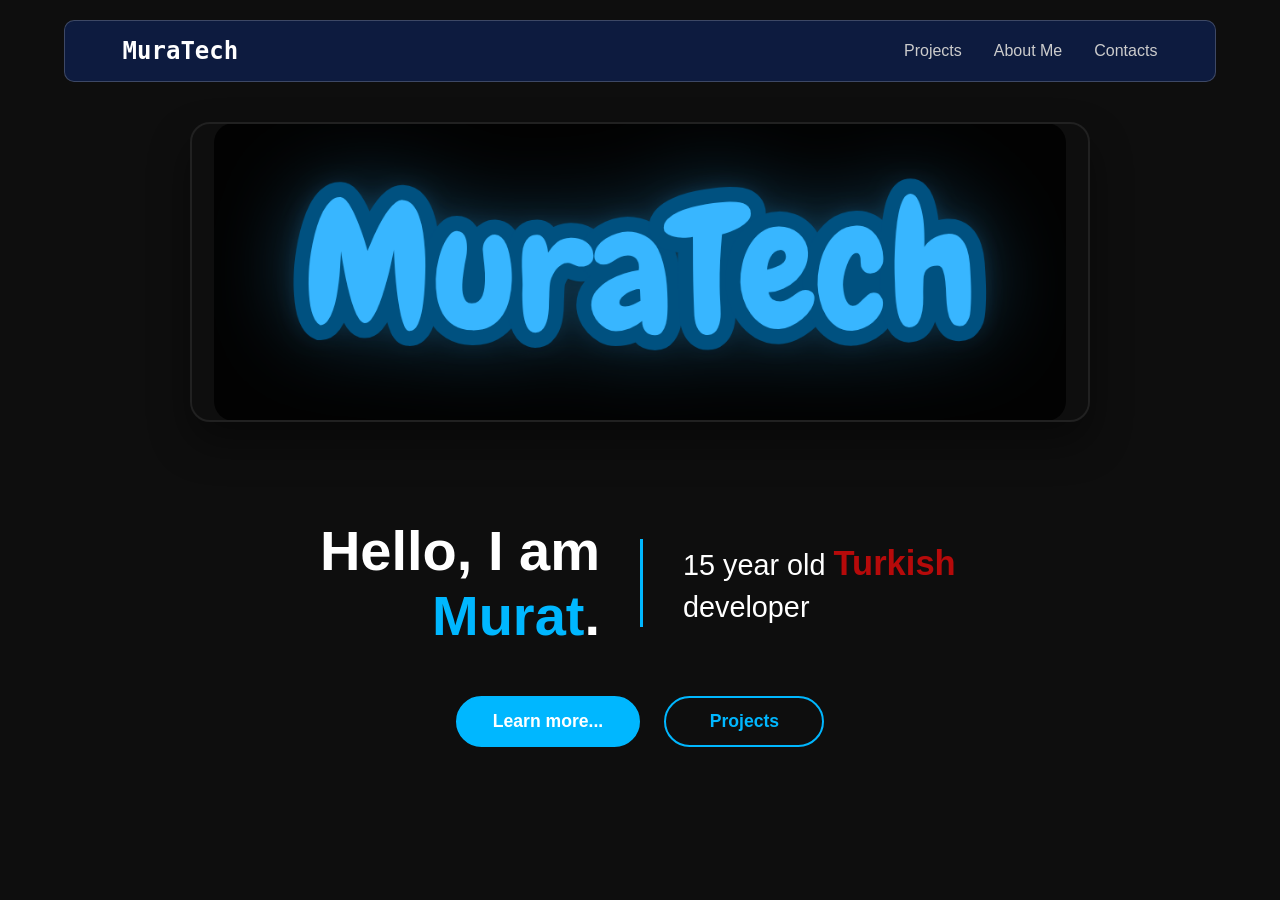
<file: index.html>
<!DOCTYPE html>
<html lang="en">
    <head>
        <meta charset="UTF-8">
        <meta name="viewport" content="width=device-width, initial-scale=1.0">
        <title>MuraTech | Portfolio</title>
        <link rel="stylesheet" type="text/css" href="./style.css">
        <link rel="icon" href="./assets/favicon.png">
    </head>
    <body>
        <nav class="navbar">
            <div class="logo">
                <a href="./index.html">MuraTech</a>  
            </div>
            <ul class="nav-links">
                <li><a href="./projects.html">Projects</a></li>
                <li><a href="./about.html">About Me</a></li>
                <li><a href="./contacts.html">Contacts</a></li>
                
            </ul>
        </nav>
        
        <div class="banner animated-title">
            <img src="./assets/MuraTech.png" alt="Banner">
        </div>
        <div class="big-container">
            <div class="container">
                <div class="hero-content">
                    <div class="left">
                        <h1 class="first-message-h1">Hello, I am <span class="highlight">Murat</span>.</h1>
                    </div>
                    <div class="right">
                        <p class="first-message-p">15 year old <span class="turkey">Turkish</span> developer</p>
                    </div>
                </div>
            </div>  
            
            <div class="button-group">
                <a href="./about.html" class="home-button">Learn more...</a>
                <a href="./projects.html" class="home-button">Projects</a>
            </div>
        </div>
    </body>
</html>
</file>
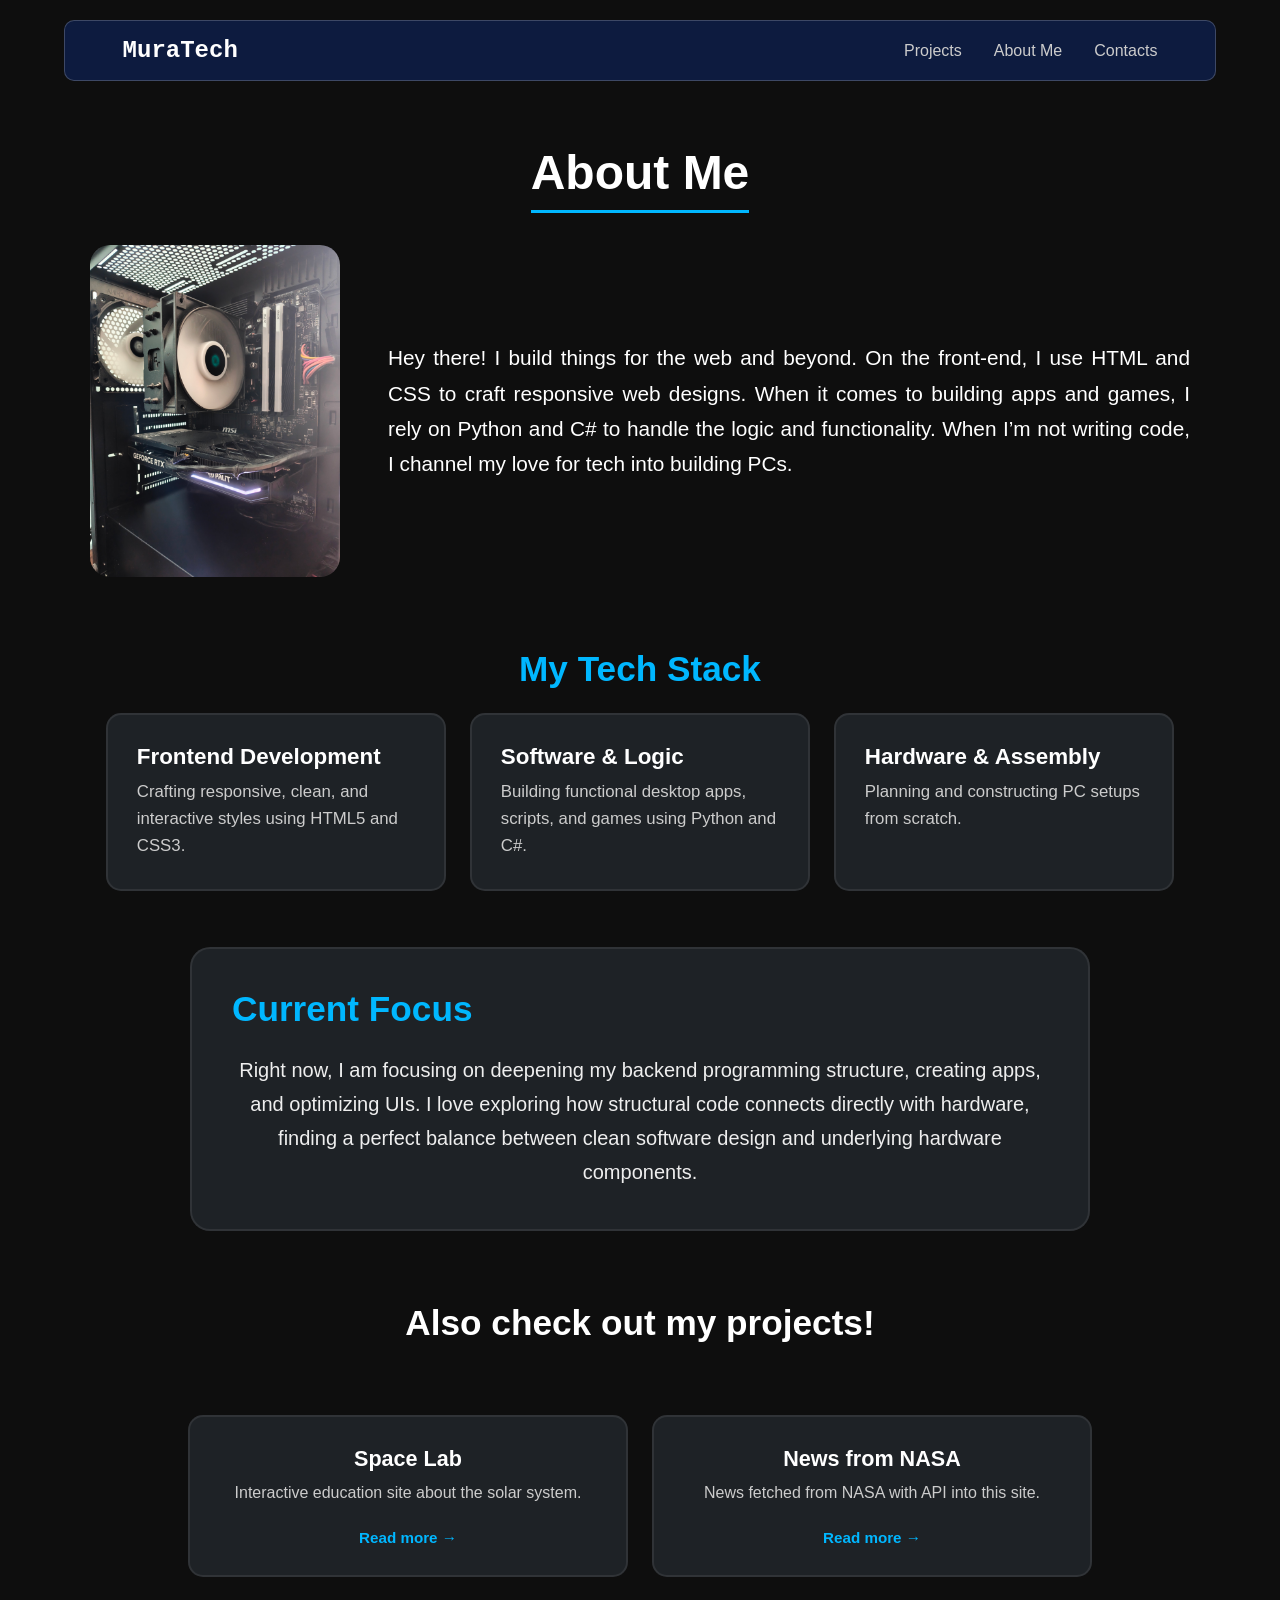
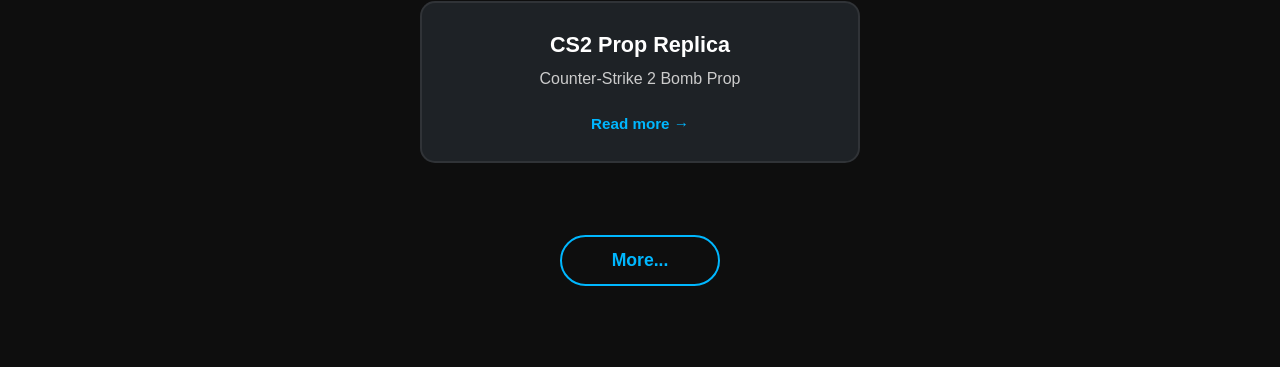
<file: about.html>
<!DOCTYPE html>
<html lang="en">
    <head>
        <meta charset="UTF-8">
        <meta name="viewport" content="width=device-width, initial-scale=1.0">
        <title>MuraTech | About</title>
        <link rel="stylesheet" href="./style.css">
        <link rel="icon" href="./assets/favicon.png">
    </head>
    <body>
        <nav class="navbar">
            <div class="logo">
                <a href="./index.html">MuraTech</a>  
            </div>
            <ul class="nav-links">
                <li><a href="./projects.html">Projects</a></li>
                <li><a href="./about.html">About Me</a></li>
                <li><a href="./contacts.html">Contacts</a></li>
            </ul>
        </nav>

        <div class="title animated-title">
            <h1>About Me</h1>
        </div>

        <section class="about-container about-content-wrapper">
            <div class="about-block">
               <img class="start-img" src="./assets/PC/IMG_20260708_110117184.jpg" alt="My PC">      
                <p class="about-text">
                    Hey there! I build things for the web and beyond. 
                    On the front-end, I use HTML and CSS to craft responsive web designs. 
                    When it comes to building apps and games, I rely on Python and C# to handle
                    the logic and functionality. When I’m not writing code, I channel my love for
                    tech into building PCs.
                </p>
            </div>

            <div class="about-skills-section">
                <h2>My Tech Stack</h2>
                <div class="skills-grid">
                    <div class="skill-card">
                        <h3>Frontend Development</h3>
                        <p>Crafting responsive, clean, and interactive styles using HTML5 and CSS3.</p>
                    </div>
                    <div class="skill-card">
                        <h3>Software & Logic</h3>
                        <p>Building functional desktop apps, scripts, and games using Python and C#.</p>
                    </div>
                    <div class="skill-card">
                        <h3>Hardware & Assembly</h3>
                        <p>Planning and constructing PC setups from scratch.</p>
                    </div>
                </div>
            </div>

            <div class="current-focus">
                <div class="focus-text">
                    <h2>Current Focus</h2>
                    <p>
                        Right now, I am focusing on deepening my backend programming structure, 
                        creating apps, and optimizing UIs. I love exploring 
                        how structural code connects directly with hardware, finding a perfect balance 
                        between clean software design and underlying hardware components.
                    </p>
                </div>
            </div>

            <div class="about-block project-cta-block">
                <h2>Also check out my projects!</h2>
                
                <div class="project-teaser-grid">
                    
                    <a href="./projects.html#project1" class="teaser-card">
                        <h3>Space Lab</h3>
                        <p>Interactive education site about the solar system.</p>
                        <span class="card-link-text">Read more →</span>
                    </a>

                    <a href="./projects.html#project2" class="teaser-card">
                        <h3>News from NASA</h3>
                        <p>News fetched from NASA with API into this site.</p>
                        <span class="card-link-text">Read more →</span>
                    </a>

                    <a href="./projects.html#project3" class="teaser-card">
                        <h3>CS2 Prop Replica</h3>
                        <p>Counter-Strike 2 Bomb Prop</p>
                        <span class="card-link-text">Read more →</span>
                    </a>

                    

                </div>
                <div class="button-group">
                    <a href="./projects.html" class="home-button">More...</a>
                </div>
            </div>
        </section>
    </body>
</html>
</file>
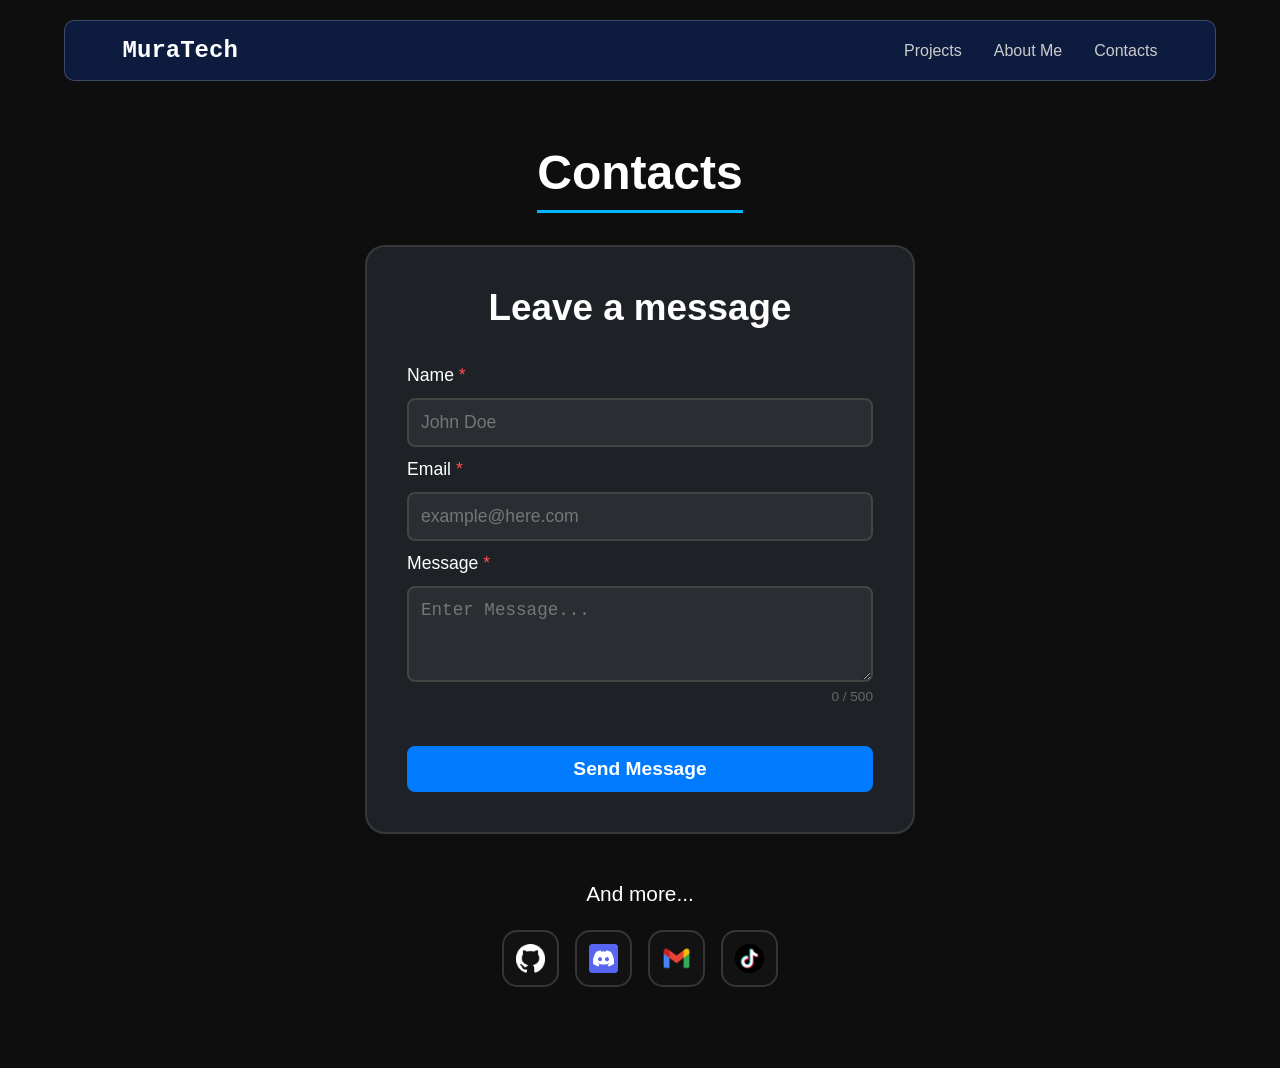
<file: contacts.html>
<!DOCTYPE html>
<html lang="en">
    <head>
        <meta charset="UTF-8">
        <meta name="viewport" content="width=device-width, initial-scale=1.0">
        <title>MuraTech | Contacts</title>
        <link rel="stylesheet" href="style.css">
        <link rel="icon" href="./assets/favicon.png">
    </head>
    <body>
        <nav class="navbar">
            <div class="logo">
                <a href="./index.html">MuraTech</a>  
            </div>
            <ul class="nav-links">
                <li><a href="./projects.html">Projects</a></li>
                <li><a href="./about.html">About Me</a></li>
                <li><a href="./contacts.html">Contacts</a></li>
            </ul>
        </nav>

        <div class="title animated-title">
            <h1>Contacts</h1>
        </div>

        <div class="feedback contact-form-wrapper">
            <form class="fback" action="https://formbold.com/s/3ZeLp" method="POST">  
                <h2>Leave a message</h2>
                
                <label for="name">Name <span class="required">*</span></label>
                <input type="text" id="name" name="Name" placeholder="John Doe" required>
                
                <label for="email">Email <span class="required">*</span></label>
                <input type="email" id="email" name="Email" placeholder="example@here.com" required pattern="^[a-zA-Z0-9._%+-]+@[a-zA-Z0-9.-]+\.[a-zA-Z]{2,}$">
                
                <label for="message">Message   <span class="required">*</span></label>
                <textarea id="message" name="Message" maxlength="500" placeholder="Enter Message..." required></textarea>
                <div class="counter-container">
                    <span id="currentCount">0</span> / <span id="maxCount">500</span>
                </div>
                <input type="submit" value="Send Message">
            </form>
        </div>

        <div class="social-footer-wrapper">
            <p class="random">And more...</p>
            <div class="contacts">
                <a href="https://github.com/ZeagaBG" target="_blank" class="socials">
                    <img src="./assets/GitHub_Invertocat_White.png" class="github" alt="GitHub profile">
                </a>
                <a href="https://discord.com/users/986907147453493259" target="_blank" class="socials">
                    <img src="./assets/discord@3x.png" class="discord" alt="Discord profile">
                </a>
                <a href="mailto:muraatech@gmail.com" target="_blank" class="socials">
                    <img src="./assets/gmail.png" class="gmail" alt="Email">
                </a>
                <a href="https://www.tiktok.com/@muratech_" target="_blank" class="socials">
                    <img src="./assets/tiktok.png" class="tiktok" alt="Tiktok account">
                </a>
            </div>
        </div>
        <script src="./script.js"></script>
    </body>
</html>
</file>
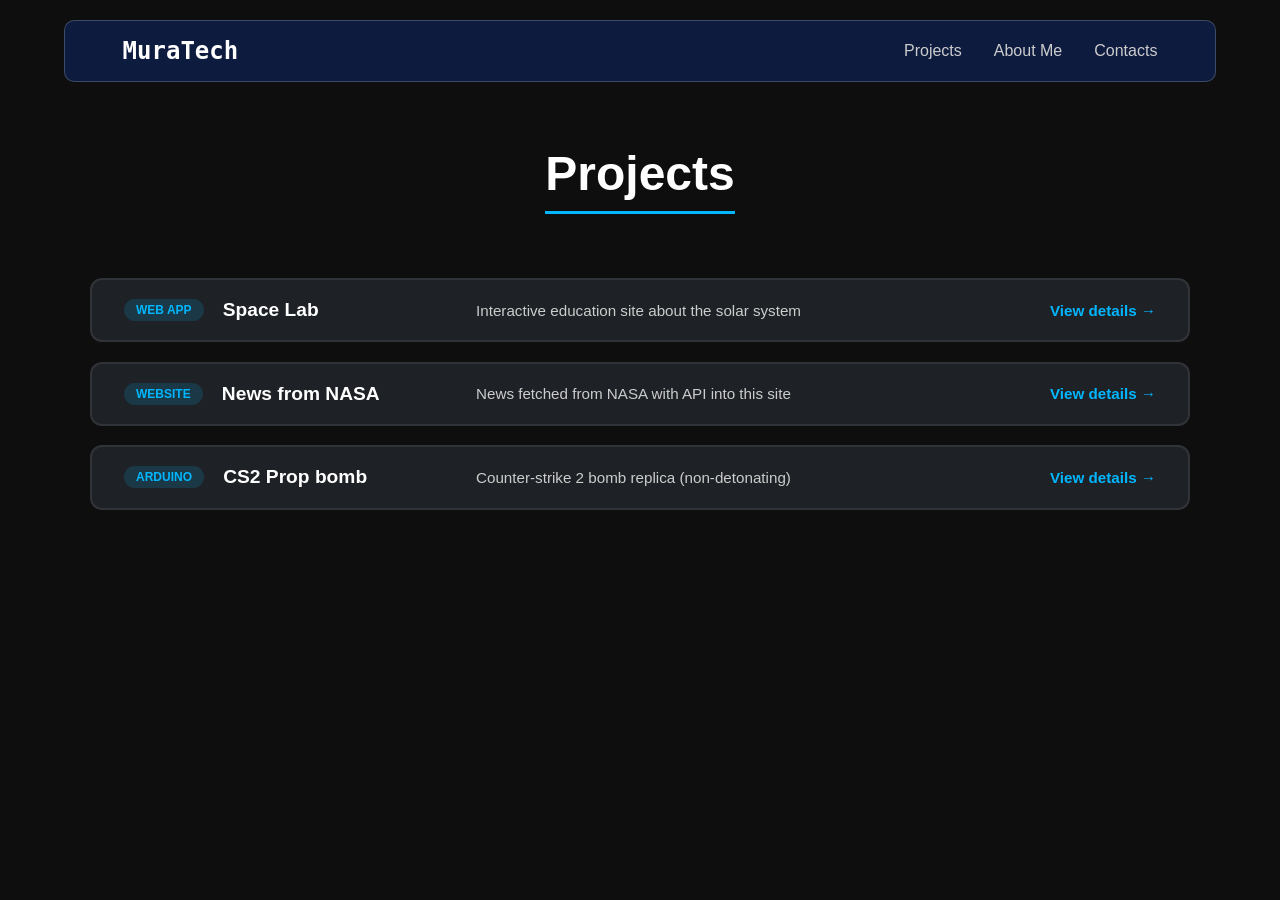
<file: projects.html>
<!DOCTYPE html>
<html lang="en">
    <head>
        <meta charset="UTF-8">
        <meta name="viewport" content="width=device-width, initial-scale=1.0">
        <title>MuraTech | Projects</title>
        <link rel="stylesheet" href="./style.css">
        <link rel="icon" href="./assets/favicon.png">
    </head>
    <body>
        <nav class="navbar">
            <div class="logo">
                <a href="./index.html">MuraTech</a>  
            </div>
            <ul class="nav-links">
                <li><a href="./projects.html">Projects</a></li>
                <li><a href="./about.html">About Me</a></li>
                <li><a href="./contacts.html">Contacts</a></li>
            </ul>
        </nav>

        <div class="title animated-title">
            <h1>Projects</h1>
        </div>

        <main class="projects-master-container about-content-wrapper">
            <div class="projects-list-stack">

                <div class="project-row-wrapper">
                    <a href="#project1" class="project-list-row">
                        <div class="row-left">
                            <span class="row-tag">Web App</span>
                            <h3>Space Lab</h3>
                        </div>
                        <p class="row-short-desc">Interactive education site about the solar system</p>
                        <span class="row-arrow">View details →</span>
                    </a>

                    <div id="project1" class="project-overlay-modal">
                        <div class="modal-content-box">
                            <a href="#" class="close-modal-btn">&times;</a>
                            <span class="modal-tag">Software, Web App, Frontend, Math, Logic </span>
                            <h2>Space Lab</h2>
                            <hr class="modal-divider">
                            
                            <p class="modal-desc">
                                This is an interactive site teaching people from all ages about the solar system. Made by me in 8th grade. Includes a map of the solar system, info about the planets, weight calculator and more.
                                <br><br><a class="repo-button" href="https://github.com/ZeagaBG/space-lab" target="_blank">Github Repo</a>
                                        <a class="site-button" href="https://zeagabg.github.io/space-lab" target="_blank">Live Site</a>
                            </p>
                            
                            <div class="tech-spec-list">
                                <strong>Core Tech Stack:</strong> HTML, CSS, JavaScript
                            </div>
                        </div>
                    </div>
                </div>

                <div class="project-row-wrapper">
                    <a href="#project2" class="project-list-row">
                        <div class="row-left">
                            <span class="row-tag">Website</span>
                            <h3>News from NASA</h3>
                        </div>
                        <p class="row-short-desc">News fetched from NASA with API into this site</p>
                        <span class="row-arrow">View details →</span>
                    </a>

                    <div id="project2" class="project-overlay-modal">
                        <div class="modal-content-box">
                            <a href="#" class="close-modal-btn">&times;</a>
                            <span class="modal-tag">Software, Website, Frontend, AI, API</span>
                            <h2>Nasa News</h2>
                            <hr class="modal-divider">
                            
                            <p class="modal-desc">
                                Disclaimer: It is made by AI. I do not take credit from it. I just display it here.<br>A beautiful site that fetches news from NASA and dsiplays them in this site dedicated for that. Made by AI when i was 8th grade.
                                <br><br><a class="repo-button" href="https://github.com/ZeagaBG/NasaNews" target="_blank">Github Repo</a> 
                                        <a class="site-button" href="https://zeagabg.github.io/NasaNews" target="_blank">Live Site</a>
                            </p>
                            
                            <div class="tech-spec-list">
                                <strong>Core Tech Stack:</strong> HTML, Backend, CSS, JavaScript
                            </div>
                        </div>
                    </div>
                </div>

                <div class="project-row-wrapper">
                    <a href="#project3" class="project-list-row">
                        <div class="row-left">
                            <span class="row-tag">Arduino</span>
                            <h3>CS2 Prop bomb</h3>
                        </div>
                        <p class="row-short-desc">Counter-strike 2 bomb replica (non-detonating)</p>
                        <span class="row-arrow">View details →</span>
                    </a>

                    <div id="project3" class="project-overlay-modal">
                        <div class="modal-content-box">
                            <a href="#" class="close-modal-btn">&times;</a>
                            <span class="modal-tag">Arduino, Microcontrollers, Screens, Hardware</span>
                            <h2>Counter-Strike 2 Bomb Prop</h2>
                            <hr class="modal-divider">
                            
                            <p class="modal-desc">
                                This hardware project is highly motivated by Counter strike, since when i thought of making it I was playing CS2 alot at that time. Made to look and sound as realistically as possible, although coded with AI again. Assembled by me and coded by AI when i was 8th grade.

                            </p>
                            
                            <div class="tech-spec-list">
                                <strong>Core Tech Stack:</strong> C++, Hardware assembly, Electronics, Physics
                            </div>
                        </div>
                    </div>
                </div>

                

            </div>
        </main>
    </body>
</html>
</file>
<file: style.css>
* {
    margin: 0;
    padding: 0;
    box-sizing: border-box;
}

body {
    padding: 0 5%;
    background-color: #0e0e0e;
    color: white;
    font-family: sans-serif;
    overflow-x: hidden;
}

@keyframes contentPopUp {
    0% {
        opacity: 0;
        transform: scale(0.94) translateY(15px);
    }
    100% {
        opacity: 1;
        transform: scale(1) translateY(0);
    }
}



.title {
    margin: 4rem 0 2rem 0;
    display: flex;
    justify-content: center;
    color: white;
}

.title h1 {
    font-size: 3rem;
    border-bottom: 3px solid #00B7FF; 
    padding-bottom: 10px;
}

.animated-title {
    opacity: 0;
    animation: contentPopUp 0.6s cubic-bezier(0.34, 1.56, 0.64, 1) forwards;
    animation-delay: 0.05s;
}



.highlight {
    color: #00B7FF;
}

.turkey {
    color: #d60909d7;
    font-size: 1.2em;
    font-weight: bolder;
}

.required{
    color: #FF4D4D;
}


.navbar {
    background-color: rgba(14, 36, 91, 0.65); 
    backdrop-filter: blur(12px);
    -webkit-backdrop-filter: blur(12px);
    border: 1px solid rgba(255, 255, 255, 0.2); 

    
    border-radius: 10px; 
    display: flex;
    justify-content: space-between;
    align-items: center;
    padding: 1rem 5%;
    width: 100%;
    position: sticky; 
    top: 0;
    z-index: 1000;
    margin-top: 20px;
}

.navbar a {
    text-decoration: none;
    color: #ffffff;
}

.logo {
    font-size: 1.5rem;
    font-weight: bold;
    font-family: monospace;
    display: inline-block;
    transition: transform 0.2s ease, color 0.2s ease;
}

.logo a:hover {
    color: #00B7FF;
}

.logo:hover {
    transform: scale(1.1);
}

.nav-links {
    display: flex;
    list-style: none;
    gap: 2rem;
    font-size: 1rem;
}

.nav-links a {
    color: #cccccc;
    font-weight: 500;
    transition: color 0.3s ease;
}

.nav-links a:hover {
    color: #00B7FF;
}




.big-container {
    display: flex;
    flex-direction: column;
    align-items: center;
    justify-content: center;
    width: 100%;
    padding: 2rem 0;
}

.container {
    display: flex;
    flex-direction: row;
    align-items: center;
    justify-content: center;
    width: 100%;
    max-width: 900px;
    margin-bottom: 3rem; 
    height: auto; 
}
.hero-content {
    display: flex;
    width: 100%;
    justify-content: center;
    align-items: center;
    opacity: 0;
    animation: contentPopUp 0.6s cubic-bezier(0.34, 1.56, 0.64, 1) forwards;
    animation-delay: 0.1s;
}
.left {
    flex: 1;
    display: flex;
    justify-content: flex-end; 
    text-align: right;
    padding-right: 2.5rem;      
    max-width: 450px;           
    width: 100%;
}
.right {
    flex: 1;
    display: flex;
    justify-content: flex-start; 
    text-align: left;
    padding-left: 2.5rem;       
    border-left: 3px solid #00B7FF; 
    max-width: 450px;           
    width: 100%;
}
.first-message-h1 {
    font-size: 3.5rem;
    color: white;
    font-family: sans-serif;
}
.first-message-p {
    font-size: 1.8rem;
    color: white;
    font-family: sans-serif;
    line-height: 1.4;
    white-space: normal;
}
.button-group {
    display: flex;
    flex-direction: row;
    justify-content: center;
    align-items: center;
    gap: 1.5rem;
    width: 100%;
    opacity: 0;
    animation: contentPopUp 0.6s cubic-bezier(0.34, 1.56, 0.64, 1) forwards;
    animation-delay: 0.25s; 
}
.home-button {
    display: inline-block;
    text-align: center;
    text-decoration: none;
    font-size: 1.1rem;
    font-weight: bold;
    padding: 0.8rem 2.2rem;
    border-radius: 30px;
    min-width: 160px;
    transition: transform 0.2s ease, background-color 0.2s ease, border-color 0.2s ease, color 0.2s ease;
    cursor: pointer;
    box-sizing: border-box;
}

.home-button:first-of-type {
    background-color: #00B7FF;
    color: white;
    border: 2px solid #00B7FF;
}

.home-button:first-of-type:hover {
    background-color: #0086cc;
    border-color: #0086cc;
    transform: translateY(-3px);
}

.home-button:last-of-type {
    background-color: transparent;
    color: #00B7FF;
    border: 2px solid #00B7FF;
}

.home-button:last-of-type:hover {
    background-color: rgba(0, 183, 255, 0.1);
    transform: translateY(-3px);
}

.home-button:active {
    transform: translateY(-1px);
}






.about-container {
    display: flex;
    flex-direction: column;
    gap: 3.5rem;
    max-width: 1100px;
    margin: 0 auto 5rem auto;
}

.about-content-wrapper {
    opacity: 0;
    animation: contentPopUp 0.6s cubic-bezier(0.34, 1.56, 0.64, 1) forwards;
    animation-delay: 0.18s;
}

.about-block {
    display: flex;
    align-items: center;
    gap: 3rem;
}

.about-text {
    font-size: 1.3rem; 
    line-height: 1.7;
    text-align: justify;
    flex: 1;
    color: white;
    font-family: sans-serif;
}

.start-img {
    border-radius: 20px;
    width: 250px;
    height: auto;
    object-fit: cover;
}


.about-skills-section {
    text-align: center;
    margin-top: 1rem;
}

.about-skills-section h2,
.current-focus h2,
.project-cta-block h2 {
    color: #00B7FF;
    font-size: 2.2rem;
    margin-bottom: 1.5rem;
    font-family: sans-serif;
}

.skills-grid {
    display: flex;
    flex-wrap: wrap;
    gap: 1.5rem;
    justify-content: center;
    margin-top: 1rem;
}

.skill-card {
    background-color: #1e2226;
    border: 2px solid rgba(255, 255, 255, 0.08);
    border-radius:15px;
    padding: 1.8rem;
    max-width: 340px;
    flex: 1;
    min-width: 260px;
    text-align:  left;
    transition: transform 0.2s ease, border-color 0.2s ease, background-color 0.2s ease;
}
.skill-card:hover{
    border-color: #00B7FF;
    background-color: rgba(0, 183, 255, 0.02);
}

.skill-card h3 {

    margin-bottom: 0.6rem;
    font-size: 1.4rem;
    color: white;
}

.skill-card p {
    color: #cccccc;
    font-size: 1.05rem;
    line-height: 1.6;
}






.current-focus {
    background-color: #1e2226;
    padding: 2.5rem;
    border-radius: 20px;
    border: 2px solid rgba(255, 255, 255, 0.08);
    width: 100%;
    max-width: 900px;
    margin: 0 auto;
}

.focus-text p {
    font-size: 1.25rem;
    line-height: 1.7;
    color: #eeeeee;
    text-align: center;
}

/* About Me CTA Block styling */
.project-cta-block {
    flex-direction: column;
    gap: 1.5rem;
    text-align: center;
    margin-top: 1rem;
}

.project-cta-block h2 {
    color: white;
}






.feedback {
    display: flex;
    justify-content: center;
    align-items: center;
    margin-bottom: 2rem;
}

.contact-form-wrapper {
    opacity: 0;
    animation: contentPopUp 0.6s cubic-bezier(0.34, 1.56, 0.64, 1) forwards;
    animation-delay: 0.15s;
}

.fback {
    display: flex;
    flex-direction: column;
    gap: 12px;
    padding: 2.5rem;
    border-radius: 20px;
    border: 2px solid rgba(255, 255, 255, 0.1);
    background-color: #1e2226;
    width: 100%;
    max-width: 550px;
}

.fback h2 {
    text-align: center;
    margin-bottom: 1.5rem;
    font-size: clamp(1.8rem, 4vw, 2.3rem);
}

.feedback label {
    font-size: 1.1rem;
    font-weight: 500;
}

.feedback input[type="text"], 
.feedback input[type="email"], 
.feedback textarea {
    padding: 12px;
    border: 2px solid #444; 
    background-color: #2a2e33;
    font-size: 1.1rem;
    color: white;
    border-radius: 8px;
    width: 100%; 
    transition: border-color 0.2s;
}


.feedback input:focus, 
.feedback textarea:focus {
    outline: none;
    border-color: #00B7FF;
}

.feedback textarea {
    height: 6rem;
    min-height: 3rem;
    
    resize: vertical;
}

.feedback input[type="submit"] {
    margin-top: 15px;
    padding: 12px;
    background-color: #007bff;
    color: white;
    border: none;
    border-radius: 8px;
    font-size: 1.2rem;
    font-weight: bold;
    cursor: pointer;
    transition: background-color 0.2s, transform 0.1s;
}

.feedback input[type="submit"]:hover {
    background-color: #0056b3;
}

.feedback input[type="submit"]:active {
    transform: scale(0.98);
}


.counter-container{
    text-align: right; 
    font-size: 0.85rem; color: #666; 
    margin-top: -5px; 
    margin-bottom: 15px;
}

.social-footer-wrapper {
    opacity: 0;
    animation: contentPopUp 0.6s cubic-bezier(0.34, 1.56, 0.64, 1) forwards;
    animation-delay: 0.3s;
}

.random {
    text-align: center;
    font-size: 1.3rem;
    margin-top: 3rem;
    margin-bottom: 1.5rem;
}

.contacts {
    display: flex;
    justify-content: center;
    align-items: center;
    gap: 1rem;
    margin-bottom: 5rem;
    flex-wrap: wrap;
}
.tiktok {
    border-radius: 20px;
}
.socials {
    border: 2px solid rgba(255, 255, 255, 0.15);
    border-radius: 15px;
    padding: 12px;
    display: inline-flex;
    justify-content: center;
    align-items: center;
    background-color: rgba(255, 255, 255, 0.02);
    transition: border-color 0.2s, transform 0.2s, background-color 0.2s;
    text-decoration: none;
}

.socials:hover {
    border-color: #00B7FF;
    background-color: rgba(0, 183, 255, 0.05);
    transform: translateY(-4px);
}

.socials img {
    width: 1.8rem;
    height: 1.8rem;
    object-fit: contain;
}






@media (max-width: 768px) {
    body {
        padding: 0 20px;
    }

    .navbar {
        flex-direction: column;
        gap: 1.2rem;
        padding: 1rem;
        border-radius: 10px;
    }

    .nav-links {
        gap: 1.5rem; 
        justify-content: center;
        width: 100%;
        flex-wrap: wrap; 
    }

    .title h1 {
        font-size: 2.2rem;
    }

    .container {
        height: auto;
    }

    .hero-content {
        flex-direction: column;
        text-align: center;
        gap: 1.5rem;
    }

    .left, .right {
        text-align: center;
        justify-content: center;
        padding: 0;
        max-width: 100%;
    }

    .right {
        border-left: none;
        border-top: 3px solid #00B7FF; 
        padding-top: 1.5rem;
    }

    .first-message-h1 { font-size: 2.5rem; }
    .first-message-p { font-size: 1.4rem; }

    .button-group {
        flex-direction: column;
        gap: 1rem;
    }
    
    .home-button {
        width: 100%;
        max-width: 280px;
    }






    .about-block {
        flex-direction: column;
        text-align: center;
    }

    .start-img {
        width: 180px;
    }
    
    .about-text {
        font-size: 1.15rem;
        text-align: normal;
    }

    .skills-grid {
        flex-direction: column;
        align-items: center;
        gap: 1.2rem;
    }
    
    .skill-card {
        width: 100%;
        max-width: 100%;
    }
    
    .current-focus {
        padding: 1.5rem;
    }
    
    .focus-text p {
        font-size: 1.1rem;
        text-align: justify;
    }
}





.project-teaser-grid {
    display: flex;
    flex-wrap: wrap;
    gap: 1.5rem;
    justify-content: center;
    width: 100%;
    margin: 1.5rem 0 3rem 0;
}

.teaser-card {
    background-color: #1e2226;
    border: 2px solid rgba(255, 255, 255, 0.08);
    border-radius: 15px;
    padding: 1.8rem;
    
    flex: 1 1 calc(50% - 1.5rem); 
    max-width: 440px;
    min-width: 280px;
    
    text-decoration: none;
    color: white;
    display: flex;
    flex-direction: column;
    justify-content: space-between;
    transition: transform 0.2s ease, border-color 0.2s ease, background-color 0.2s ease;
}

.teaser-card:hover {
    transform: translateY(-5px);
    border-color: #00B7FF;
    background-color: rgba(0, 183, 255, 0.02);
}

.teaser-card h3 {
    font-size: 1.35rem;
    color: white;
    margin-bottom: 0.6rem;
    font-family: sans-serif;
}

.teaser-card p {
    color: #cccccc;
    font-size: 1rem;
    line-height: 1.5;
    margin-bottom: 1.5rem;
}

.card-link-text {
    color: #00B7FF;
    font-weight: bold;
    font-size: 0.95rem;
    transition: color 0.2s;
}

.teaser-card:hover .card-link-text {
    color: #0086cc;
}

@media (max-width: 768px) {
    .project-teaser-grid {
        flex-direction: column;
        align-items: center;
        gap: 1.2rem;
    }

    .teaser-card {
        width: 100%;
        max-width: 100%;
    }
}

.projects-master-container {
    max-width: 1100px;
    margin: 4rem auto 6rem auto;
    width: 100%;
}

.projects-list-stack {
    display: flex;
    flex-direction: column;
    gap: 1.2rem;
    width: 100%;
}

.project-row-wrapper {
    width: 100%;
}

.project-list-row {
    background-color: #1e2226;
    border: 2px solid rgba(255, 255, 255, 0.08);
    border-radius: 12px;
    padding: 1.2rem 2rem;
    display: flex;
    align-items: center;
    justify-content: space-between;
    text-decoration: none;
    color: white;
    gap: 2rem;
    transition: transform 0.2s ease, border-color 0.2s ease;
}

.project-list-row:hover {
    transform: translateX(6px);
    border-color: #00B7FF;
}

.row-left {
    display: flex;
    align-items: center;
    gap: 1.2rem;
    width: 320px;       
    min-width: 320px;
    flex-shrink: 0;     
}

.row-tag {
    background-color: rgba(0, 183, 255, 0.15);
    color: #00B7FF;
    font-size: 0.75rem;
    font-weight: bold;
    padding: 4px 12px;
    border-radius: 20px;
    text-transform: uppercase;
    white-space: nowrap;
}

.project-list-row h3 {
    font-size: 1.2rem;
    white-space: nowrap;
    margin: 0;
}

.row-short-desc {
    color: #cccccc;
    font-size: 0.95rem;
    margin: 0;
    flex-grow: 1;
    text-align: left;
    white-space: nowrap;
    overflow: hidden;
    text-overflow: ellipsis; 
}

.row-arrow {
    color: #00B7FF;
    font-weight: bold;
    font-size: 0.95rem;
    white-space: nowrap;
    flex-shrink: 0;
}

.project-overlay-modal {
    position: fixed;
    top: 0;
    left: 0;
    width: 100%;
    height: 100%;
    background-color: rgba(10, 10, 10, 0.75);
    backdrop-filter: blur(8px);
    display: flex;
    justify-content: center;
    align-items: center;
    z-index: 9999; 
    opacity: 0;
    pointer-events: none;
    visibility: hidden;
    transition: opacity 0.3s ease, visibility 0.3s ease;
}

.project-overlay-modal:target {
    opacity: 1;
    pointer-events: auto;
    visibility: visible;
}

.modal-content-box {
    background-color: #1e2226;
    border: 2px solid #00B7FF;
    border-radius: 24px;
    padding: 3.5rem; /* Slightly more inside padding for longer text layouts */
    width: 90%;
    max-width: 850px; /* Made bigger to fit the deep-dive paragraphs */
    position: relative;
    box-shadow: 0 25px 50px rgba(0, 0, 0, 0.6);
    transform: scale(0.85);
    transition: transform 0.3s cubic-bezier(0.34, 1.56, 0.64, 1);
}

.project-overlay-modal:target .modal-content-box {
    transform: scale(1);
}

.close-modal-btn {
    position: absolute;
    top: 1.5rem;
    right: 2rem;
    font-size: 2.2rem;
    color: #888;
    text-decoration: none;
    transition: color 0.2s;
}

.close-modal-btn:hover {
    color: #ff4a4a;
}

.modal-tag {
    color: #00B7FF;
    font-size: 0.9rem;
    font-weight: bold;
    letter-spacing: 1px;
    text-transform: uppercase;
}

.modal-content-box h2 {
    font-size: 2.4rem;
    margin-top: 0.5rem;
    margin-bottom: 1.2rem;
    color: white;
}

.modal-divider {
    border: 0;
    height: 1px;
    background: rgba(255, 255, 255, 0.1);
    margin-bottom: 1.8rem;
}

.modal-desc {
    font-size: 1.15rem;
    line-height: 1.75;
    color: #dddddd;
    margin-bottom: 2.2rem;
    text-align: justify;
}

.tech-spec-list {
    background-color: rgba(0, 0, 0, 0.25);
    padding: 1.2rem 1.8rem;
    border-radius: 12px;
    border-left: 4px solid #00B7FF;
    color: #eee;
    font-size: 1.05rem;
}

@media (max-width: 768px) {
    .project-list-row {
        flex-direction: column;
        align-items: flex-start;
        gap: 0.8rem;
        padding: 1.5rem;
    }

    .row-left {
        flex-direction: row;
        align-items: center;
        gap: 1rem;
        min-width: 100%;
        width: 100%;
    }

    .row-short-desc {
        white-space: normal;
        display: -webkit-box;
        line-clamp: auto;
        -webkit-line-clamp: 2;
        -webkit-box-orient: vertical;
    }
    
    .modal-content-box {
        padding: 2.5rem 1.5rem;
    }

    .modal-content-box h2 {
        font-size: 1.8rem;
    }

    .modal-desc {
        font-size: 1.05rem;
        text-align: left;
    }
}

.repo-button{
    border-style: solid;
    border-color: #007bff;
    border-radius: 20px;
    margin-right:5px;
    padding:5px;
    text-decoration: none;
    color:white;
    background-color: #007bff;
    padding-left:10px; padding-right:10px;
}

.site-button {
    border-style: solid;
    border-color: #007bff;
    border-radius: 20px;
    margin-right:5px;
    padding:5px;
    text-decoration: none;
    color:#007bff;
    background-color: #ffffff00;
    padding-left:10px; padding-right:10px;
}



.banner {
    max-width: 900px;
    display: flex;
    height: 300px;       
    margin: 2.5rem auto 4rem auto;
    overflow: hidden;    
    justify-content: center;
    align-items: center;
    border-radius: 20px;
    border: 2px solid rgba(255, 255, 255, 0.08);
    position: relative;
    box-shadow: 0 20px 40px rgba(0, 0, 0, 0.4);
}

.banner img {
    min-height:80%;
    width:95%;
    border-radius: 20px;
}
@media (max-width: 768px) {
    .banner {
        height: 175px;
        margin: 2rem 1rem;
    }
}
</file>
